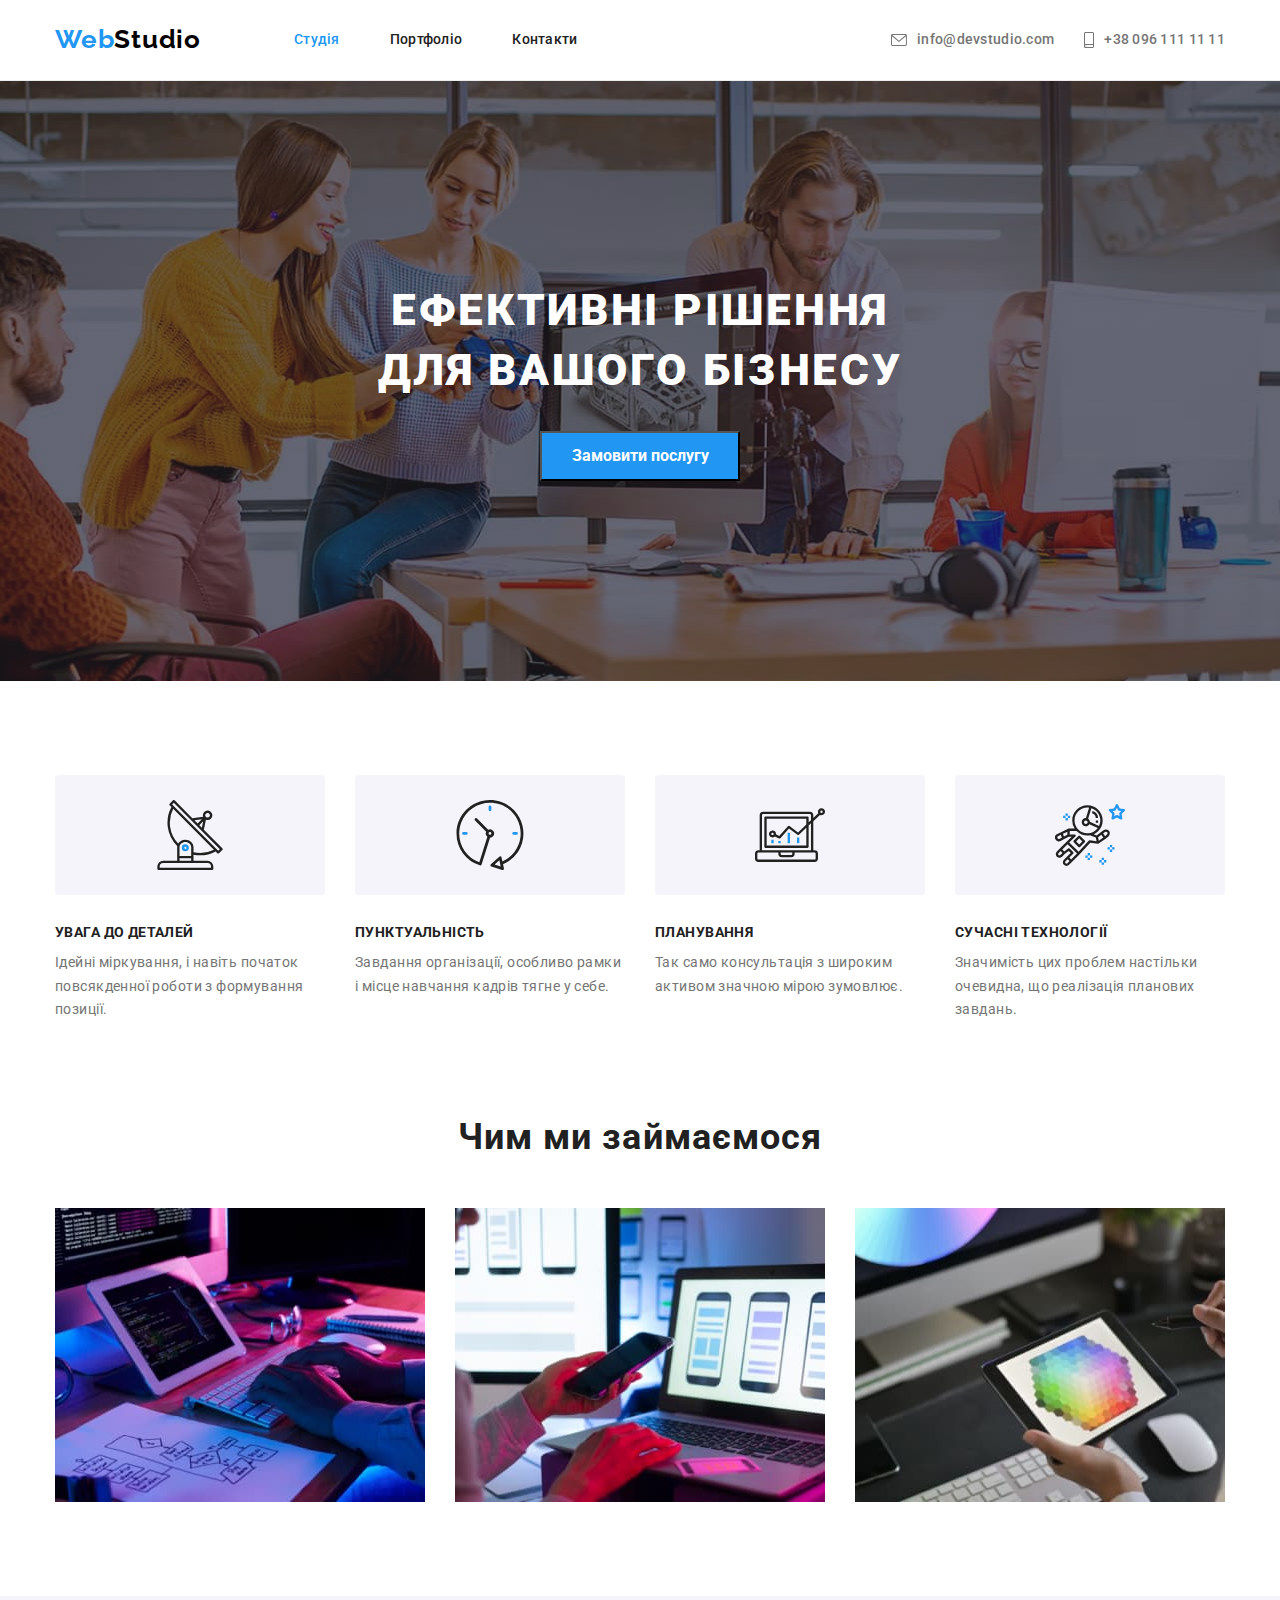
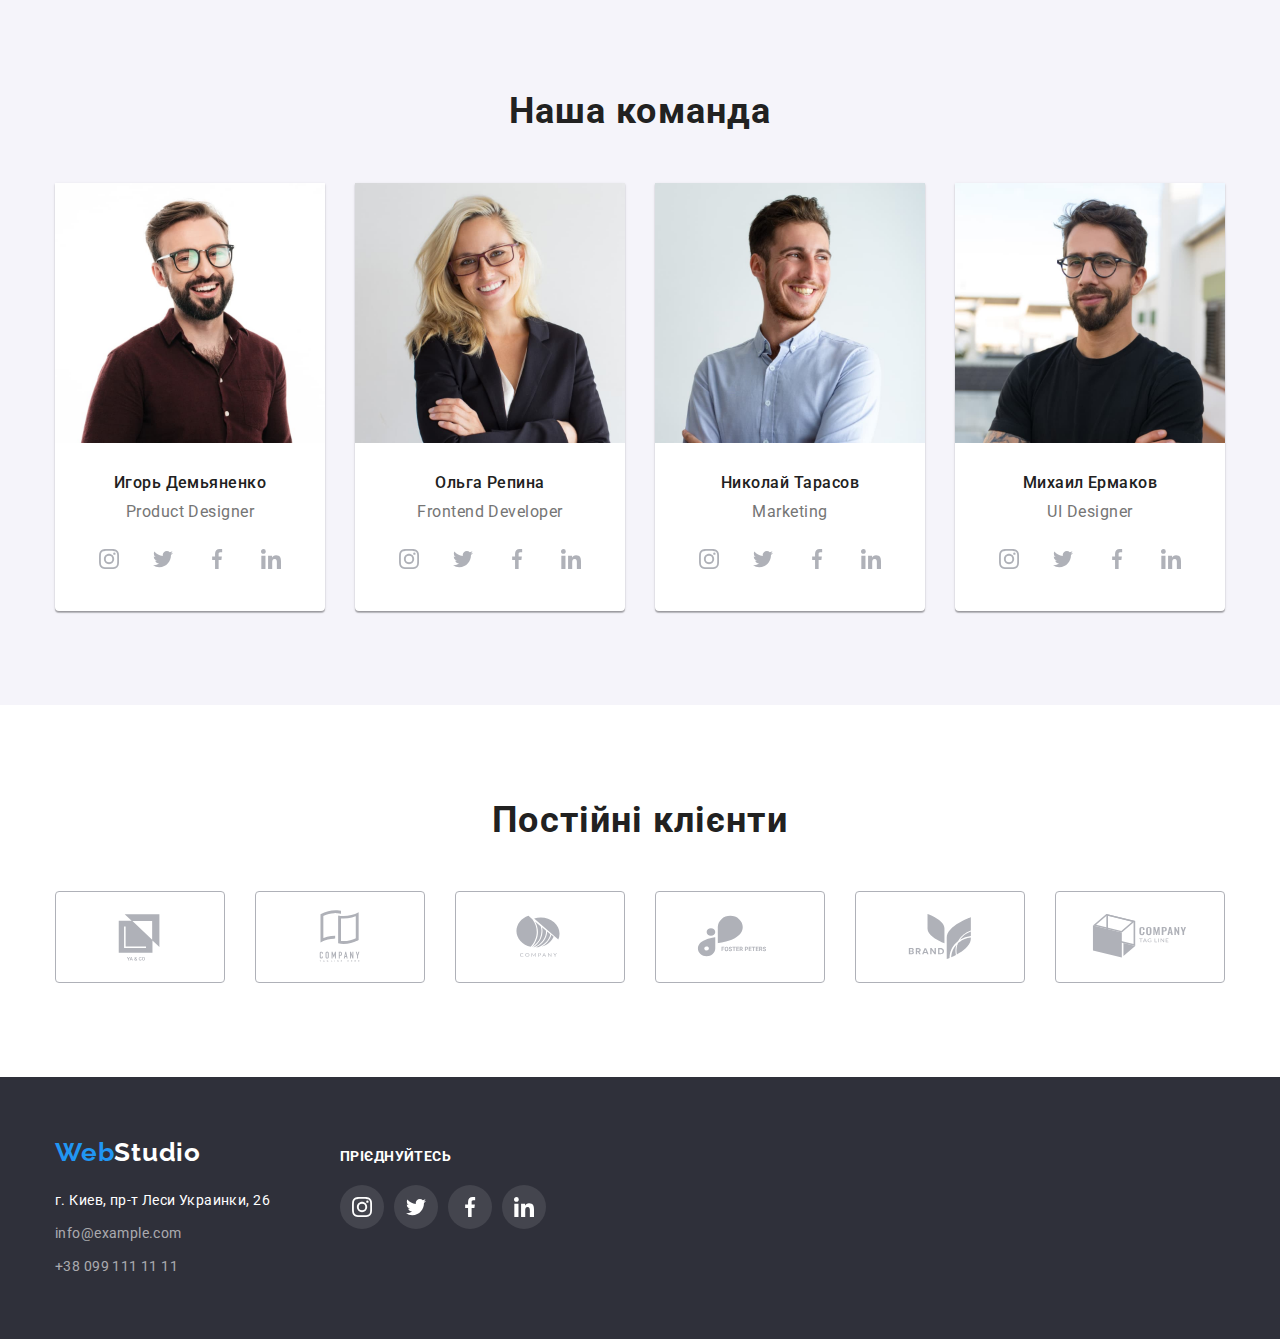
<file: index.html>
<!DOCTYPE html>
<html lang="ua">
<head>
    <meta charset="UTF-8">
    <meta http-equiv="X-UA-Compatible" content="IE=edge">
    <meta name="viewport" content="width=device-width, initial-scale=1.0">
    <title lang="en">HOME WORK 4</title>
    <link href="https://fonts.googleapis.com/css2?family=Raleway:wght@700&family=Roboto:wght@400;500;700;900&display=swap" rel="stylesheet">
    <link rel="stylesheet" href="https://cdnjs.cloudflare.com/ajax/libs/modern-normalize/1.0.0/modern-normalize.min.css"/>
    <link rel="stylesheet" href="./css/styles.css">
</head>
<body>
    <header class="header">
        <div class="container header-nav">
            <nav class="main-nav">
              <a href="/" lang="en" class="logo">
                  <span class="logo-part">Web</span>Studio
              </a>
          
              <ul class="site-nav list">
                  <li class="item"><a href="./index.html" class="link current">Студія</a></li>
                  <li class="item"><a href="./portfolio.html" class="link">Портфоліо</a></li>
                  <li class="item"><a href="" class="link">Контакти</a></li>
              </ul>
            </nav>
              <ul class="contact-nav list">
                  <li class="item">
                    <a href="mailto:info@devstudio.com" class="header-contact">
                    <svg class="icon" width="16px" height="12px">
                        <use href="./images/icons.svg#icon-envelope"> </use>
                    </svg>
                    info@devstudio.com</a></li>
                  <li class="item">
                    <a href="tel:+380961111111" class="header-contact">
                    <svg class="icon" width="10px" height="16px">
                    <use href="./images/icons.svg#icon-smartphone"> </use>
                </svg>
                    +38 096 111 11 11</a></li>
              </ul>
            </div>
    </header>
    
    <main>
        <section class="hero">
            <div class="container">
                <h1 class="hero-title">Ефективні рішення<br> для вашого бізнесу</h1>
                <button type="button" class="hero-button">Замовити послугу</button>
            </div>   
        </section>
        
            <!--Секція особливостей-->
        <section class="section">
            <div class="container">
                <!--we will hide this title later-->
                <h2 class="section-title hidden-title">Особливості</h2>
                <ul class="feature-list">
                    <li class="feature-item icon-radar">
                        <div class="icon-div">
                        <svg class="feature-icon" width="70px" height="70px">
                            <use href="./images/icons.svg#icon-antenna"></use>
                        </svg>
                        </div>
                        <h3 class="feature-list-title">Увага до деталей</h3>
                        <p>Ідейні міркування, і навіть початок повсякденної роботи з формування позиції.</p>
                    </li>
                    <li class="feature-item icon-clock">
                        <div class="icon-div">
                            <svg class="feature-icon" width="70px" height="70px">
                                <use href="./images/icons.svg#icon-clock"></use>
                            </svg>
                        </div>
                        <h3 class="feature-list-title">Пунктуальність</h3>
                        <p>Завдання організації, особливо рамки і місце навчання кадрів тягне у себе.</p>
                    </li>
                    <li class="feature-item icon-diagram">
                        <div class="icon-div">
                            <svg class="feature-icon" width="70px" height="70px">
                                <use href="./images/icons.svg#icon-diagram"></use>
                            </svg>
                        </div>
                        <h3 class="feature-list-title">Планування</h3>
                        <p>Так само консультація з широким активом значною мірою зумовлює.</p>
                    </li>
                    <li class="feature-item icon-astronaut">
                        <div class="icon-div">
                            <svg class="feature-icon" width="70px" height="70px">
                                <use href="./images/icons.svg#icon-astronaut"></use>
                            </svg>
                        </div>
                        <h3 class="feature-list-title">Сучасні технології</h3>
                        <p>Значимість цих проблем настільки очевидна, що реалізація планових завдань.</p>
                    </li>
                </ul>
            </div>
        </section>
    <!--Секція з прикладами робот -->
        <section class="section section-without-top">
            <div class="container">
                 <h2 class="section-title work">Чим ми займаємося</h2>
                <ul class="work-list">
                    <li class="work-item"><img src="./images/design_for_pc.jpg" alt="Раработка для компьютеров" width="370"></li>
                    <li class="work-item"><img src="./images/design_for_smartphone.jpg" alt="Раработка для смартфонов" width="370"></li>
                    <li class="work-item"><img src="./images/design_for_tablet.jpg" alt="Раработка для планшетов" width="370"></li>
                </ul>
            </div>
        </section>

        <!--Секція команди-->
        <section class="section section-second-background">
            <div class="container">
                <h2 class="section-title team">Наша команда</h2>
                <ul class="team-list">
                    <li class="team-item">
                        <img src="./images/igor.jpg" alt="Игорь Демьяненко" width="270">
                        <div class="team-content">
                            <h3 class="team-list-title" lang="ru">Игорь Демьяненко</h3>
                            <p lang="en">Product Designer</p>
                            <ul class="list team-social">
                                <li class="social-item">
                                    <a href="https://www.instagram.com/" class="social-link" aria-label="Інстаграм">
                                        <svg class="team-icon" width="20px" height="20px">
                                            <use href="./images/icons.svg#icon-instagram"></use>
                                        </svg>
                                    </a>
                                </li>
                                <li class="social-item">
                                    <a href="https://twitter.com/" class="social-link" aria-label="Твіттер">
                                        <svg class="team-icon" width="20px" height="20px">
                                            <use href="./images/icons.svg#icon-twitter"> </use>
                                        </svg>
            
                                    </a>
                                </li>
                                <li class="social-item">
                                    <a href="https://www.facebook.com/" class="social-link" aria-label="Фейсбук">
                                        <svg class="team-icon" width="20px" height="20px">
                                            <use href="./images/icons.svg#icon-facebook"> </use>
                                        </svg>
                                    </a>
                                </li>
                                <li class="social-item">
                                    <a href="https://www.linkedin.com/" class="social-link" aria-label="Лінкедін">
                                        <svg class="team-icon" width="20px" height="20px">
                                            <use href="./images/icons.svg#icon-linkedin"> </use>
                                        </svg>
                                    </a>
                                </li>
                            </ul>
                        </div>
                    </li>
                    <li class="team-item">
                        <img src="./images/olga.jpg" alt="Ольга Репина" width="270">
                        <div class="team-content">
                            <h3 class="team-list-title" lang="ru">Ольга Репина</h3>
                            <p lang="en">Frontend Developer</p>
                            <ul class="list team-social">
                                <li class="social-item">
                                    <a href="https://www.instagram.com/" class="social-link" aria-label="Інстаграм">
                                        <svg class="team-icon" width="20px" height="20px">
                                            <use href="./images/icons.svg#icon-instagram"></use>
                                        </svg>
                                    </a>
                                </li>
                                <li class="social-item">
                                    <a href="https://twitter.com/" class="social-link" aria-label="Твіттер">
                                        <svg class="team-icon" width="20px" height="20px">
                                            <use href="./images/icons.svg#icon-twitter"> </use>
                                        </svg>
            
                                    </a>
                                </li>
                                <li class="social-item">
                                    <a href="https://www.facebook.com/" class="social-link" aria-label="Фейсбук">
                                        <svg class="team-icon" width="20px" height="20px">
                                            <use href="./images/icons.svg#icon-facebook"> </use>
                                        </svg>
                                    </a>
                                </li>
                                <li class="social-item">
                                    <a href="https://www.linkedin.com/" class="social-link" aria-label="Лінкедін">
                                        <svg class="team-icon" width="20px" height="20px">
                                            <use href="./images/icons.svg#icon-linkedin"> </use>
                                        </svg>
                                    </a>
                                </li>
                            </ul>
                        </div></li>
                    <li class="team-item">
                        <img src="./images/nikolay.jpg" alt="Николай Тарасов" width="270">
                        <div class="team-content">
                            <h3 class="team-list-title" lang="ru">Николай Тарасов</h3>
                            <p lang="en">Marketing</p>
                            <ul class="list team-social">
                                <li class="social-item">
                                    <a href="https://www.instagram.com/" class="social-link" aria-label="Інстаграм">
                                        <svg class="team-icon" width="20px" height="20px">
                                            <use href="./images/icons.svg#icon-instagram"></use>
                                        </svg>
                                    </a>
                                </li>
                                <li class="social-item">
                                    <a href="https://twitter.com/" class="social-link" aria-label="Твіттер">
                                        <svg class="team-icon" width="20px" height="20px">
                                            <use href="./images/icons.svg#icon-twitter"> </use>
                                        </svg>
            
                                    </a>
                                </li>
                                <li class="social-item">
                                    <a href="https://www.facebook.com/" class="social-link" aria-label="Фейсбук">
                                        <svg class="team-icon" width="20px" height="20px">
                                            <use href="./images/icons.svg#icon-facebook"> </use>
                                        </svg>
                                    </a>
                                </li>
                                <li class="social-item">
                                    <a href="https://www.linkedin.com/" class="social-link" aria-label="Лінкедін">
                                        <svg class="team-icon" width="20px" height="20px">
                                            <use href="./images/icons.svg#icon-linkedin"> </use>
                                        </svg>
                                    </a>
                                </li>
                            </ul>
                        </div></li>
                    <li class="team-item">
                        <img src="./images/mikhail.jpg" alt="Михаил Ермаков" width="270">
                        <div class="team-content">
                            <h3 class="team-list-title" lang="ru">Михаил Ермаков</h3>
                            <p lang="en">UI Designer</p>
                            <ul class="list team-social">
                                <li class="social-item">
                                    <a href="https://www.instagram.com/" class="social-link" aria-label="Інстаграм">
                                        <svg class="team-icon" width="20px" height="20px">
                                            <use href="./images/icons.svg#icon-instagram"></use>
                                        </svg>
                                    </a>
                                </li>
                                <li class="social-item">
                                    <a href="https://twitter.com/" class="social-link" aria-label="Твіттер">
                                        <svg class="team-icon" width="20px" height="20px">
                                            <use href="./images/icons.svg#icon-twitter"> </use>
                                        </svg>
            
                                    </a>
                                </li>
                                <li class="social-item">
                                    <a href="https://www.facebook.com/" class="social-link" aria-label="Фейсбук">
                                        <svg class="team-icon" width="20px" height="20px">
                                            <use href="./images/icons.svg#icon-facebook"> </use>
                                        </svg>
                                    </a>
                                </li>
                                <li class="social-item">
                                    <a href="https://www.linkedin.com/" class="social-link" aria-label="Лінкедін">
                                        <svg class="team-icon" width="20px" height="20px">
                                            <use href="./images/icons.svg#icon-linkedin"> </use>
                                        </svg>
                                    </a>
                                </li>
                            </ul>
                        </div></li>
                </ul>
            </div>
        </section>
        <!--Секція постійних клієнтів-->
        <section class="section">
            <div class="container">
                <h2 class="section-title clients">Постійні клієнти</h2>   
                <ul class="client-list">
                    <li class="client-item">
                        <a href="/" class="client-link">
                            <svg class="client-icon" width="106px" height="60px">
                                <use href="./images/icons.svg#icon-Logo_first_client"></use>
                            </svg>
                    </a></li>
                    <li class="client-item">
                        <a href="/" class="client-link">
                            <svg class="client-icon" width="106px" height="60px">
                                <use href="./images/icons.svg#icon-Logo_second_client"></use>
                            </svg>
                    </a>
                    </li>
                    <li class="client-item">
                        <a href="/" class="client-link">
                            <svg class="client-icon" width="106px" height="60px">
                                <use href="./images/icons.svg#icon-Logo_third_client"></use>
                            </svg>
                    </a>
                    </li>
                    <li class="client-item">
                        <a href="/" class="client-link">
                            <svg class="client-icon" width="106px" height="60px">
                                <use href="./images/icons.svg#icon-Logo_fourth_client"></use>
                            </svg>
                    </a>
                    </li>
                    <li class="client-item">
                        <a href="/" class="client-link">
                            <svg class="client-icon" width="106px" height="60px">
                                <use href="./images/icons.svg#icon-Logo_fifth_client"></use>
                            </svg>
                    </a>
                    </li>
                    <li class="client-item">
                        <a href="/" class="client-link">
                            <svg class="client-icon" width="106px" height="60px">
                                <use href="./images/icons.svg#icon-Logo_sixth_client"></use>
                            </svg>
                    </a>
                    </li>
                </ul>
            </div>
        </section>

    </main>

    <!--Футер-->
    <footer class="footer">
        <div class="container">
            <div class="contacts">
            <a href="/" lang="en" class="footer-logo" aria-label="Название компании клиента">
                <span class="logo-part">Web</span>Studio
            </a>
            <address class="address">
                <ul class="list">
                    <li class="footer-item"><p>г. Киев, пр-т Леси Украинки, 26</p></li>
                    <li class="footer-item"><a href="mailto:info@example.com" class="contact">info@example.com</a></li>
                    <li class="footer-item"><a href="tel:+380991111111" class="contact">+38 099 111 11 11</a></li>
                </ul>
            </address>
            </div>
        
            <div class="social-network">
                <h3 class="social-title">Прієднуйтесь</h3>
                    <ul class="list footer-social">
                        <li class="social-item">
                            <a href="https://www.instagram.com/" class="social" aria-label="Інстаграм">
                                <svg class="icon" width="20px" height="20px">
                                    <use href="./images/icons.svg#icon-instagram_footer"></use>
                                </svg>
                            </a>
                        </li>
                        <li class="social-item">
                            <a href="https://twitter.com/" class="social" aria-label="Твіттер">
                                <svg class="icon" width="20px" height="20px">
                                    <use href="./images/icons.svg#icon-twitter_footer"> </use>
                                </svg>

                            </a>
                        </li>
                        <li class="social-item">
                            <a href="https://www.facebook.com/" class="social" aria-label="Фейсбук">
                                <svg class="icon" width="20px" height="20px">
                                    <use href="./images/icons.svg#icon-facebook_footer"> </use>
                                </svg>
                            </a>
                        </li>
                        <li class="social-item">
                            <a href="https://www.linkedin.com/" class="social" aria-label="Лінкедін">
                                <svg class="icon" width="20px" height="20px">
                                    <use href="./images/icons.svg#icon-linkedin_footer"> </use>
                                </svg>
                            </a>
                        </li>
                    </ul>
            </div>
        </div>    
    </footer>
</body>
</html>
</file>
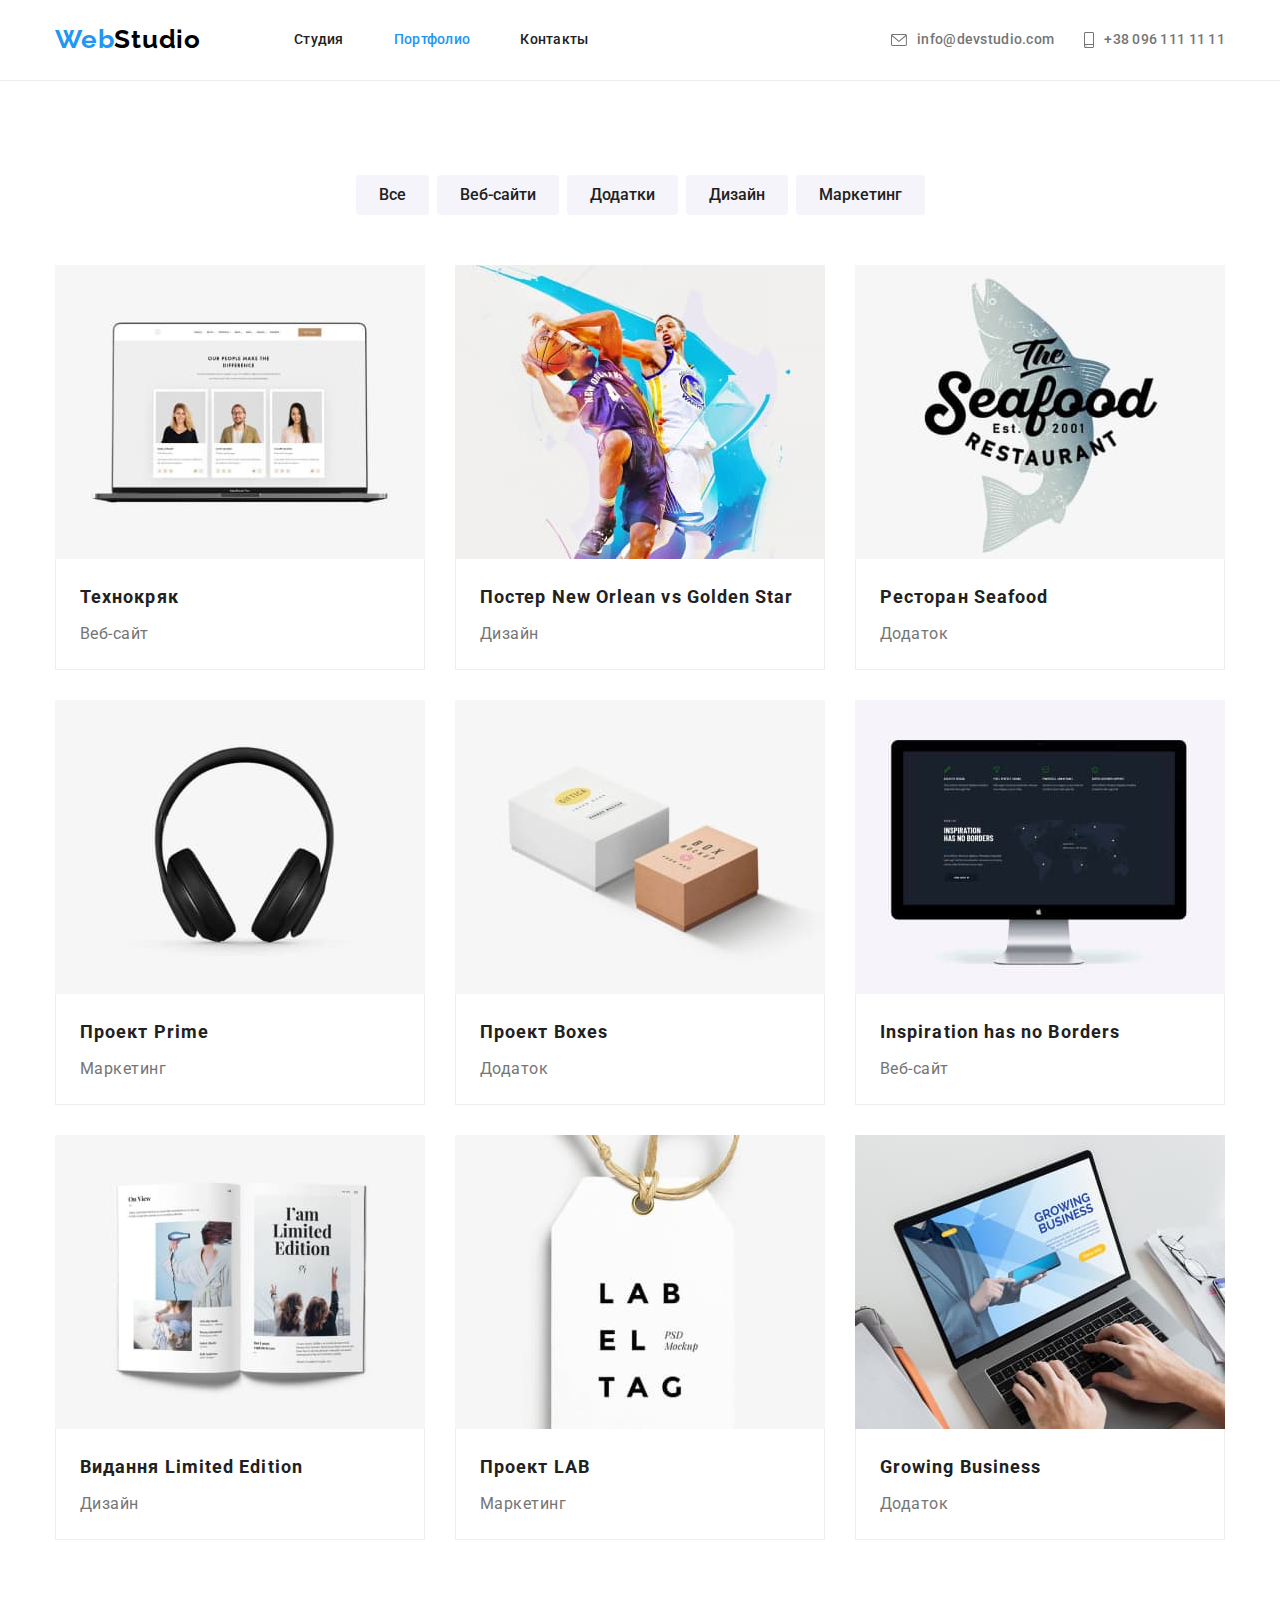
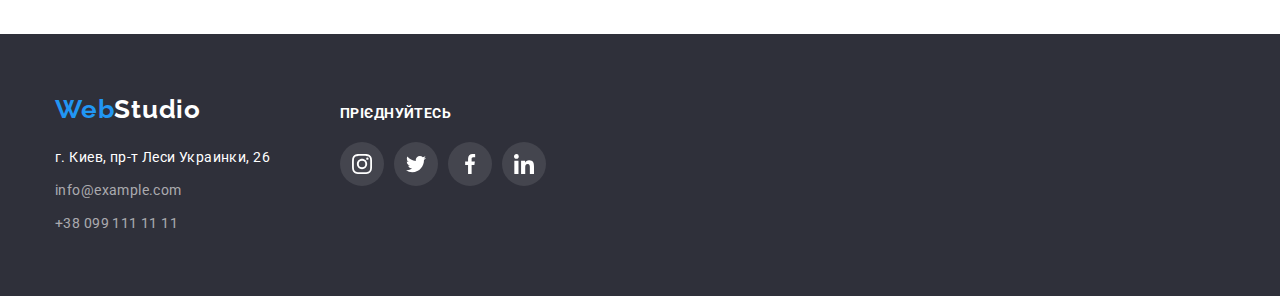
<file: portfolio.html>
<!DOCTYPE html>
<html lang="ru">
<head>
    <meta charset="UTF-8">
    <meta http-equiv="X-UA-Compatible" content="IE=edge">
    <meta name="viewport" content="width=device-width, initial-scale=1.0">
    <title lang="en">HOME WORK 4</title>
    <link href="https://fonts.googleapis.com/css2?family=Raleway:wght@700&family=Roboto:wght@400;500;700;900&display=swap" rel="stylesheet">
    <link rel="stylesheet" href="https://cdnjs.cloudflare.com/ajax/libs/modern-normalize/1.0.0/modern-normalize.min.css"/>
    <link rel="stylesheet" href="./css/styles.css">
</head>
<body>
    <header class="header">
        <div class="container header-nav">
            <nav class="main-nav">
              <a href="/" lang="en" class="logo">
                  <span class="logo-part">Web</span>Studio
              </a>
          
              <ul class="site-nav list">
                  <li class="item"><a href="./index.html" class="link">Студия</a></li>
                  <li class="item"><a href="./portfolio.html" class="link current">Портфолио</a></li>
                  <li class="item"><a href="" class="link">Контакты</a></li>
              </ul>
            </nav>
            <ul class="contact-nav list">
                <li class="item">
                  <a href="mailto:info@devstudio.com" class="header-contact">
                  <svg class="icon" width="16px" height="12px">
                      <use href="./images/icons.svg#icon-envelope"> </use>
                  </svg>
                  info@devstudio.com</a></li>
                <li class="item">
                  <a href="tel:+380961111111" class="header-contact">
                  <svg class="icon" width="10px" height="16px">
                  <use href="./images/icons.svg#icon-smartphone"> </use>
              </svg>
                  +38 096 111 11 11</a></li>
            </ul>
            </div>
    </header>

    <main>
<!-- секция с перечнем работ -->
<section class="section">
    <div class="container">
    <!--we will hide this title later-->
        <h1 class="hidden-title">Портфоліо</h1>
        <!-- Перелік із кнопками-->
        <ul class="projects-buttons">
            <li class="item-button"><button type="button" class="button">Все</button></li> 
            <li class="item-button"><button type="button" class="button">Веб-сайти</button></li>
            <li class="item-button"><button type="button" class="button">Додатки</button></li>
            <li class="item-button"><button type="button" class="button">Дизайн</button></li>
            <li class="item-button"><button type="button" class="button">Маркетинг</button></li>
        </ul>
   

        <!--Перелік з готовими проектами з портфоліо-->
        <ul class="projects-example">
            <li class="item-project">
                <a href="./" class="projects-link">
                    <img src="./images/website_tehnokryak.jpg" alt="робота зі створення веб-сайту Технокряк" width="370">
                    <div class="project-example-content">
                        <h2 class="projects-title">Технокряк</h2>
                        <p>Веб-сайт</p>
                    </div>
                </a>
            </li>
            <li class="item-project"><a href="./" class="projects-link"><img src="./images/design_poster_nba.jpg" alt="робота зі створення постеру до матчу НБА" width="370"><div class="project-example-content"><h2 class="projects-title">Постер <span lang="en">New Orlean vs Golden Star</span></h2><p>Дизайн</p></div></a></li>
            <li class="item-project"><a href="./" class="projects-link"><img src="./images/app_restaurant.jpg" alt="робота зі створення додатку для ресторану морепродуктів" width="370"><div class="project-example-content"><h2 class="projects-title">Ресторан <span lang="en">Seafood</span></h2><p>Додаток</p></div></a></li>
            <li class="item-project"><a href="./" class="projects-link"><img src="./images/marketing_project_prime.jpg" alt="робота зі створення проекту Основний" width="370"><div class="project-example-content"><h2 class="projects-title">Проект <span lang="en">Prime</span></h2><p>Маркетинг</p></div></a></li>
            <li class="item-project"><a href="./" class="projects-link"><img src="./images/app_project_box.jpg" alt="робота зі створення додатку для проекту Коробки" width="370"><div class="project-example-content"><h2 class="projects-title">Проект <span lang="en">Boxes</span></h2><p>Додаток</p></div></a></li>
            <li class="item-project"><a href="./" class="projects-link"><img src="./images/website_inspiration.jpg" alt="робота зі створення веб-сайту Натхнення не має меж" width="370"><div class="project-example-content"><h2 class="projects-title" lang="en">Inspiration has no Borders</h2><p>Веб-сайт</p></div></a></li>
            <li class="item-project"><a href="./" class="projects-link"><img src="./images/design_limited_edition.jpg" alt="робота зі створення дизайну для видання Обмежений випуск" width="370"><div class="project-example-content"><h2 class="projects-title">Видання <span lang="en">Limited Edition</span></h2><p>Дизайн</p></div></a></li>
            <li class="item-project"><a href="./" class="projects-link"><img src="./images/marketing_project_lab.jpg" alt="робота зі створення проекту ЛАБ" width="370"><div class="project-example-content"><h2 class="projects-title">Проект <span lang="en">LAB</span></h2><p>Маркетинг</p></div></a></li>
            <li class="item-project"><a href="./" class="projects-link"><img src="./images/app_growing_business.jpg" alt="робота зі створення додатку Зростаючий бізнес" width="370"><div class="project-example-content"><h2 class="projects-title" lang="en">Growing Business</h2><p>Додаток</p></div></a></li>
        </ul>
    </div>
</section>
    </main>
    
   <!--Футер-->
   <footer class="footer">
    <div class="container">
        <div class="contacts">
        <a href="/" lang="en" class="footer-logo">
            <span class="logo-part">Web</span>Studio
        </a>
        <address class="address">
            <ul class="list">
                <li class="footer-item"><p>г. Киев, пр-т Леси Украинки, 26</p></li>
                <li class="footer-item"><a href="mailto:info@example.com" class="contact">info@example.com</a></li>
                <li class="footer-item"><a href="tel:+380991111111" class="contact">+38 099 111 11 11</a></li>
            </ul>
        </address>
        </div>
    
        <div class="social-network">
            <h3 class="social-title">Прієднуйтесь</h3>
                <ul class="list footer-social">
                    <li class="social-item">
                        <a href="https://www.instagram.com/" class="social" aria-label="Інстаграм">
                            <svg class="icon" width="20px" height="20px">
                                <use href="./images/icons.svg#icon-instagram_footer"></use>
                            </svg>
                        </a>
                    </li>
                    <li class="social-item">
                        <a href="https://twitter.com/" class="social" aria-label="Твіттер">
                            <svg class="icon" width="20px" height="20px">
                                <use href="./images/icons.svg#icon-twitter_footer"> </use>
                            </svg>

                        </a>
                    </li>
                    <li class="social-item">
                        <a href="https://www.facebook.com/" class="social" aria-label="Фейсбук">
                            <svg class="icon" width="20px" height="20px">
                                <use href="./images/icons.svg#icon-facebook_footer"> </use>
                            </svg>
                        </a>
                    </li>
                    <li class="social-item">
                        <a href="https://www.linkedin.com/" class="social" aria-label="Лінкедін">
                            <svg class="icon" width="20px" height="20px">
                                <use href="./images/icons.svg#icon-linkedin_footer"> </use>
                            </svg>
                        </a>
                    </li>
                </ul>
        </div>
    </div>    
</footer>
</body>
</html>
</file>
<file: css/styles.css>
/* цвет фона в секции героя и футере #2F303A var(--footer-hero-background) */
/* цвет главного фона #FFFFFF*/
/* цвет  вторичного фона и неактивных кнопок #F5F4FA var(--second-background) */
/* цвет шрифта в секции героя #FFFFFF*/
/* цвет шрифта в заголовках секций и кнопках #212121 var(--title-text-color) */
/* цвет акцента #2196F3 var(--accent-color) */
/* цвета в логотипе #2196F3 и #000000 */
/* цвет номера телефона в хедере и основного текста #757575 var(--main-text-color) */
/* цвет почты и номера телефона в футере rgba(255, 255, 255, 0.6) var(--contact-text-color) */

:root {
    --main-background: #FFFFFF;
    --second-background: #F5F4FA;
    --footer-hero-background: #2F303A;
    --accent-color: #2196F3;
    --title-text-color: #212121;
    --main-text-color: #757575;
    --contact-text-color: rgba(255, 255, 255, 0.6);
    --icon-main-color: #AFB1B8;

}

body {
    background-color: var(--main-background);
    color: var(--main-text-color);
    font-family: 'Roboto', sans-serif; /*по всей странице кроме логотипа этот шрифт*/      
}

h1, 
h2,
h3,
h4,
p,
ul {
    margin: 0;
    padding: 0;
}

img {
    display: block;
    max-width: 100%;
    height: auto;
}
/* Header */

.header {
    font-weight: 500;
    font-size: 14px;
    line-height: 1.14;
    letter-spacing: 0.02em;
    border-bottom: 1px solid #ECECEC;
   }

.container {
    margin-left: auto;
    margin-right: auto;
    width: 1200px;
    padding-left: 15px;
    padding-right: 15px;
}

.section {
    padding-top: 94px;
    padding-bottom: 94px;
}

.section-without-top {
    padding-top: 0;
}

.section-second-background {
    background-color: var(--second-background);
}

.list {
    list-style-type: none;  
}

.link {
    text-decoration: none;
    color: var(--title-text-color);
    padding: 32px 0;
    display: block;
}

.link:hover,
.link:focus {
    color: var(--accent-color);
}

.link.current {
    color: var(--accent-color);
}

.logo {
    display: flex;
    align-items: center;
      
    text-decoration: none;  
    color: #000000;
    font-family: 'Raleway'; /*переназначаем шрифт*/
    font-weight: 700;
    font-size: 26px;
    line-height: 1.2; /*переназначаем значение*/
    letter-spacing: 0.03em; /*так как хедер переназначил это значение на другое, надо его опять назначить*/   
}

.logo-part {
    color: var(--accent-color);
}
   
.header-nav .list {
    display: flex;
}

.contact-nav {
    margin-left: auto;
}

.contact-nav .icon {
    margin-right: 10px;
}

.list .item + .item {
    margin-left: 50px;
}

.contact-nav .item +.item {
    margin-left: 30px;
}

.header-contact {
    display: flex;
    color: var(--main-text-color);
    text-decoration: none;
    align-items:center;
    fill: currentColor;
    
}

.header-contact:hover,
.header-contact:focus {
    color: var(--accent-color);
    fill: var(--accent-color);
}

.main-nav {
    display: flex;
    
}

.header-nav {
    display: flex;
    align-items: center;
    
}

.header-nav .logo {
   margin-right: 93px;
}

/* Hero */
.hero {
    max-width: 1600px;
    padding: 200px 0;
    margin-left: auto;
    margin-right: auto;
    background-color: var(--footer-hero-background);
    text-align: center;
    background-image: linear-gradient(to right, rgba(47, 48, 58, 0.4),rgba(47, 48, 58, 0.4)), url(../images/hero_bg.jpg);
    background-position:center;
    background-repeat: no-repeat;
    background-size: cover;
}

.hero-title {
    margin: 0 0 30px 0;
      
    color: #FFFFFF;
    font-weight: 900;
    font-size: 44px;
    line-height: 1.36; /* в макете дизайнер оставил значение в % */
    letter-spacing: 0.06em;
    text-transform: uppercase;
}

.hero-button {
    background-color: var(--accent-color);
    color: #FFFFFF;
    font-weight: 700; /*переназначаем для кнопки */
    font-size: 16px; /* переназначаем для кнопки */
    line-height: 1.88; /*в макете дизайнером указано значение в %*/
    width: 200px;
    height: 50px;
}

.hero-button:hover,
.hero-button:focus {
    background-color: #188CE8;
    color: #FFFFFF;
}

/* Section */
.section-title {
    color: var(--title-text-color);   
    font-weight: 700;
    font-size: 36px;
    line-height: 1.17;
    text-align: center;
    letter-spacing: 0.03em;
}

.hidden-title {
    position: absolute; 
    width: 1px; 
    height: 1px; 
    margin: -1px; 
    border: 0; 
    padding: 0; 
    white-space: nowrap; 
    clip-path: inset(100%); 
    clip: rect(0 0 0 0); 
    overflow: hidden; 
}


/* Features */
.feature-list {
    font-size: 14px;
    line-height: 1.71;
    list-style-type: none;
    letter-spacing: 0.03em;
    display: flex;
    
}

.feature-list-title {
    margin-bottom: 10px;
    
    color: var(--title-text-color); 
    font-weight: 700;
    font-size: 14px;
    line-height: 1.14;
    text-transform: uppercase;
    letter-spacing: 0.03em;
}

.feature-item {
    width: 270px;
}

.icon-div {
    display: flex;
    margin-bottom: 30px;
    height: 120px;
    border-radius: 4px;
    background-color: var(--second-background);
    justify-content: center;
    align-items: center;
}
.feature-icon {
    text-align: center;
}
/*спочатку реалізував іконки через фон 
.feature-item::before {
    display: block;
    content: " ";
    height: 120px;
    margin-bottom: 30px;
    
    background-repeat: no-repeat;
    background-size: 70px;
    background-position: center;
    background-color:var(--second-background) ;
}

.icon-radar::before {
        background-image: url(../images/svg/antenna.svg);
}

.icon-clock::before {
    background-image: url(../images/svg/clock.svg);
}

.icon-diagram::before {
    background-image: url(../images/svg/diagram.svg);
}

.icon-astronaut::before {
    background-image: url(../images/svg/astronaut.svg);
}*/

.feature-item + .feature-item {
    margin-left: 30px;
}

/*work list */
.work {
    margin-bottom: 50px;
}

.work-list {
    list-style-type: none; 
    display: flex;
}

.work-item + .work-item {
    margin-left: 30px;
}

/* Team */
.team {
    margin-bottom: 50px;
}

.team-list {
    font-size: 16px;
    line-height: 1.19;
    list-style-type: none;
    letter-spacing: 0.03em;
       
    display: flex;
    text-align: center;

}

.team-list-title {
    margin-bottom: 10px;

    color: var(--title-text-color);
    font-weight: 500; /* переназначаем */  
    font-size: 16px;
    letter-spacing: 0.03em; 
}

.team-item {
    background: #FFFFFF;
    box-shadow: 0px 1px 3px rgba(0, 0, 0, 0.12), 0px 1px 1px rgba(0, 0, 0, 0.14), 0px 2px 1px rgba(0, 0, 0, 0.2);
    border-radius: 0px 0px 4px 4px;

}

.team-content {
    padding: 30px 0;
}

.team-item + .team-item {
    margin-left: 30px;
}

.team-social {
    margin-top: 16px;
    display: flex;
    justify-content: center;
}

.social-link {
    display: flex;
    justify-content: center;
    align-items: center; 

    padding: 0;
    border: none;
    text-decoration: none;
    cursor: pointer;
    height: 44px;
    width: 44px;
    border-radius: 50%;
    fill: var(--icon-main-color);
    }

.social-link:hover,
.social-link:focus {
    background: var(--accent-color);
    fill: #FFFFFF;
}


/*Client*/
.clients {
    margin-bottom: 50px;
}

.client-list {
    list-style-type: none;
    display: flex;
    
}

.client-link {
    display: flex;

    justify-content: center;
    align-items: center;
    cursor: pointer;
    width: 170px;
    height: 92px;
    fill: var(--icon-main-color);
    border: 1px solid var(--icon-main-color);
    border-radius: 4px;
}

.client-link:hover,
.client-link:focus {
    fill: var(--accent-color);
    border: 1px solid var(--accent-color);
}

.client-item + .client-item {
    margin-left: 30px;
}

/* Footer */
.footer {
    padding: 60px 0;
    
    background-color: var(--footer-hero-background);
    color: #FFFFFF;
    font-size: 14px;
    line-height: 1.71;
    letter-spacing: 0.03em;
}

.footer>.container {
    display: flex;
    align-items: baseline;
}

.footer-logo {
    color: #FFFFFF;
    font-family: 'Raleway'; /*переназначаем шрифт*/
    font-weight: 700; /*переназначаем для Лого */
    font-size: 26px;  /*переназначаем для Лого */
    line-height: 1.2; /* переназначаем для Лого */
    letter-spacing: 0.03em;
    text-decoration: none;  
  }

.address {
    margin-top: 20px;  
    
    font-style: normal;
} 

.footer-item {
    margin-bottom: 9px;
}

.footer-item:last-child {
    margin-bottom: 0;
}

.contact {
    color: var(--contact-text-color);
    text-decoration: none;
}

.contact:hover,
.contact:focus {
    color: var(--accent-color);
}

.social-network {
    margin-left: 70px;
}

.social-title {
    margin-bottom: 20px;

    color: #FFFFFF; 
    font-weight: 700;
    font-size: 14px;
    line-height: 1.14;
    text-transform: uppercase;
    letter-spacing: 0.03em;
}

.footer-social {
    display: flex;
}

.social {
    padding: 0;
    border: none;
    background: rgba(255, 255, 255, 0.1);
    cursor: pointer;
    height: 44px;
    width: 44px;
    border-radius: 50%;
    text-decoration: none;
    display: flex;
    justify-content: center;
    align-items: center;
}

.social:hover,
.social:focus {
    background: var(--accent-color);
}

.social-item + .social-item {
    margin-left: 10px;
}


/*page portfolio without header and footer*/
 
.button {
    padding: 6px 22px;
    border-radius: 4px;
    border: 1px solid transparent;
    
    background-color: var(--second-background);
    color: var(--title-text-color);
    font-family: inherit;
    font-weight: 500;
    font-size: 16px;
    line-height: 1.62; /* дизайнер оставил в макете значение в % */
    cursor: pointer;
    }
    
.button:hover,
.button:focus {
    background-color: var(--accent-color);
    color: #FFFFFF; 
    box-shadow: 0px 3px 1px rgba(0, 0, 0, 0.1), 0px 1px 2px rgba(0, 0, 0, 0.08), 0px 2px 2px rgba(0, 0, 0, 0.12);
    border-radius: 4px;
    }
    
.item-button + .item-button {
    margin-left: 8px;
    
    }

.projects-buttons {
    margin-bottom: 50px;

    list-style-type: none;
    display: flex;
    justify-content: center;
}

.projects-example {
    list-style-type: none;
    display: flex;
    flex-wrap: wrap;
}

.projects-link{
    font-size: 16px;
    line-height: 1.88; /* в макете дизайнер указал значение 188% */
    color: var(--main-text-color);
    letter-spacing: 0.03em;
    text-decoration: none;
    display: block;
}

.projects-link:hover,
.projects-link:focus {
    box-shadow: 0px 1px 1px rgba(0, 0, 0, 0.12), 0px 4px 4px rgba(0, 0, 0, 0.06), 1px 4px 6px rgba(0, 0, 0, 0.16);
}


.projects-title {
    margin-bottom: 4px;
   
    color: var(--title-text-color);
    font-weight: 700;
    font-size: 18px;
    line-height: 2;
    letter-spacing: 0.06em;
}

.project-example-content {
    padding: 20px 24px;
    border: 1px solid #EEEEEE;
    border-top: 0ch;
}
.item-project {
    width: calc((100% - 60px ) / 3);
    margin-right: 30px;
    margin-bottom: 30px;
}

.item-project:nth-child(3n) {
    margin-right: 0;
}
.item-project:nth-last-child(-n +3) {
    margin-bottom: 0;
}
</file>
